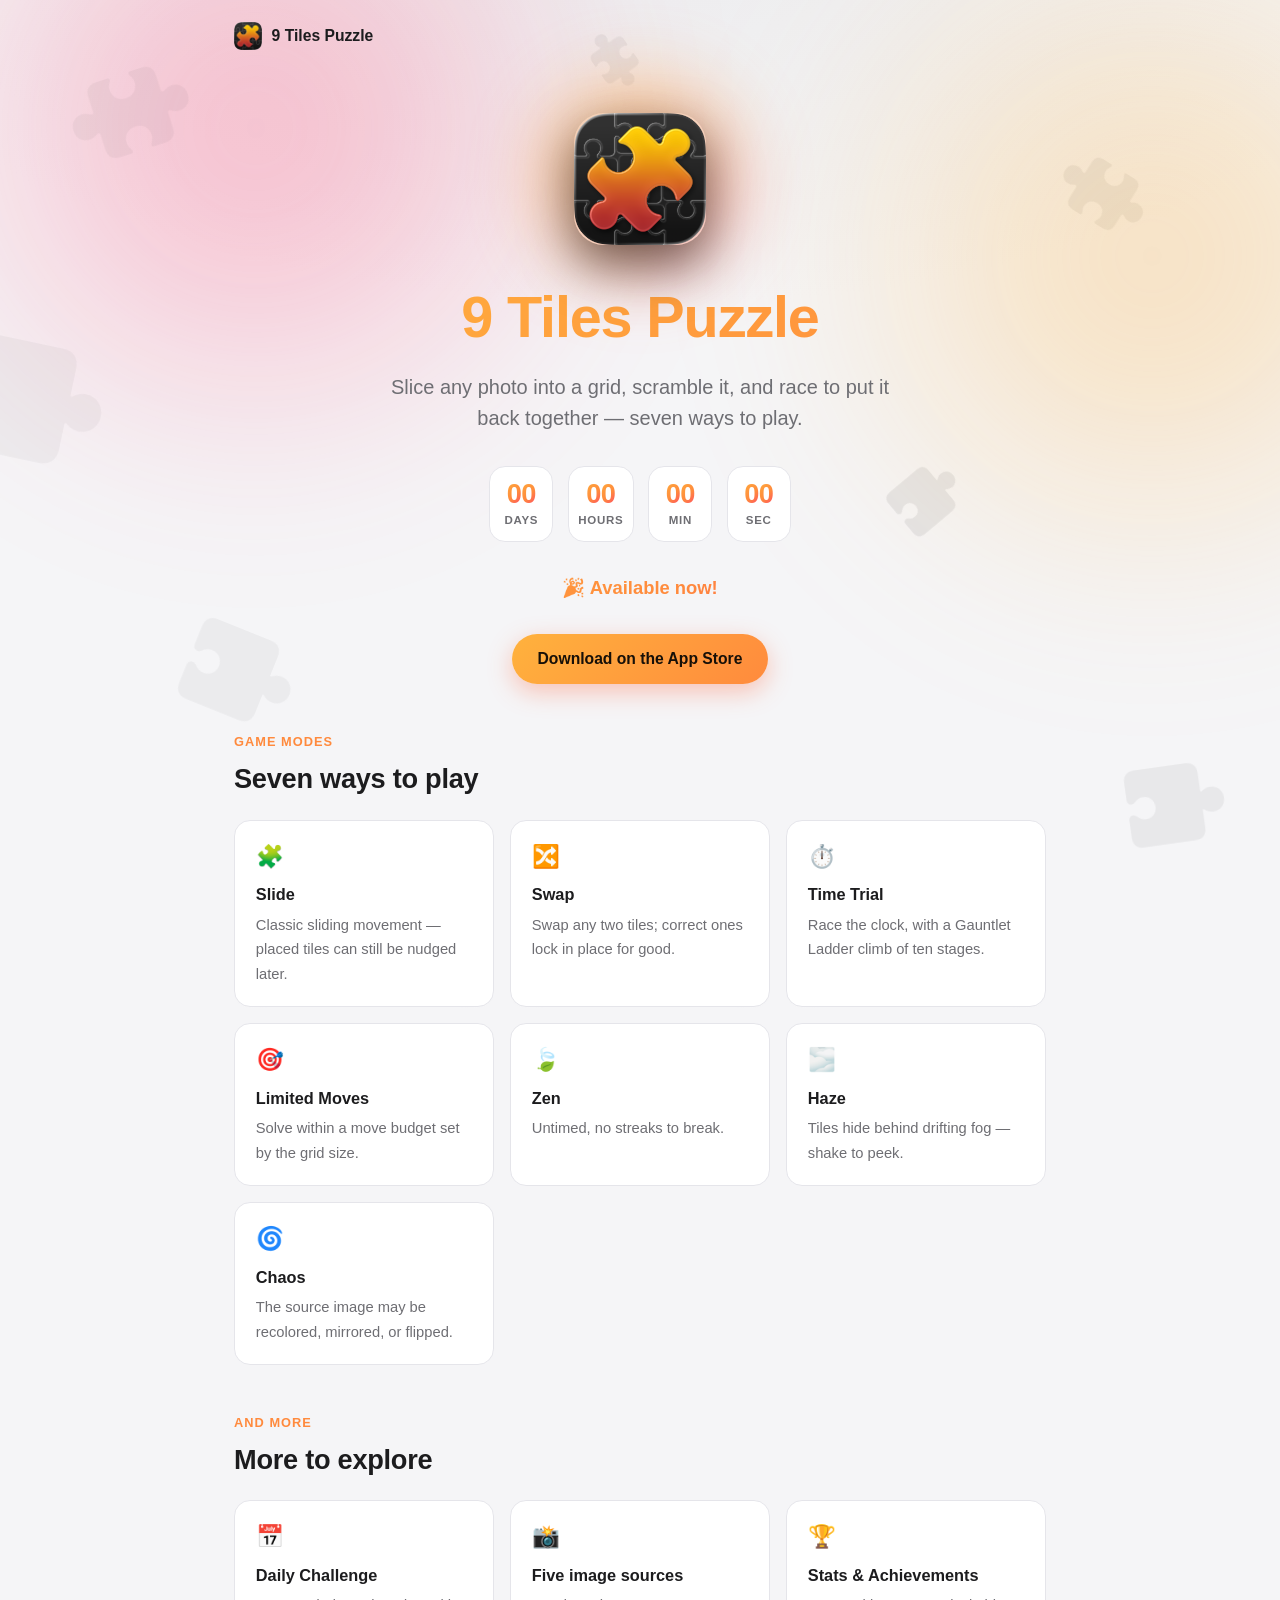
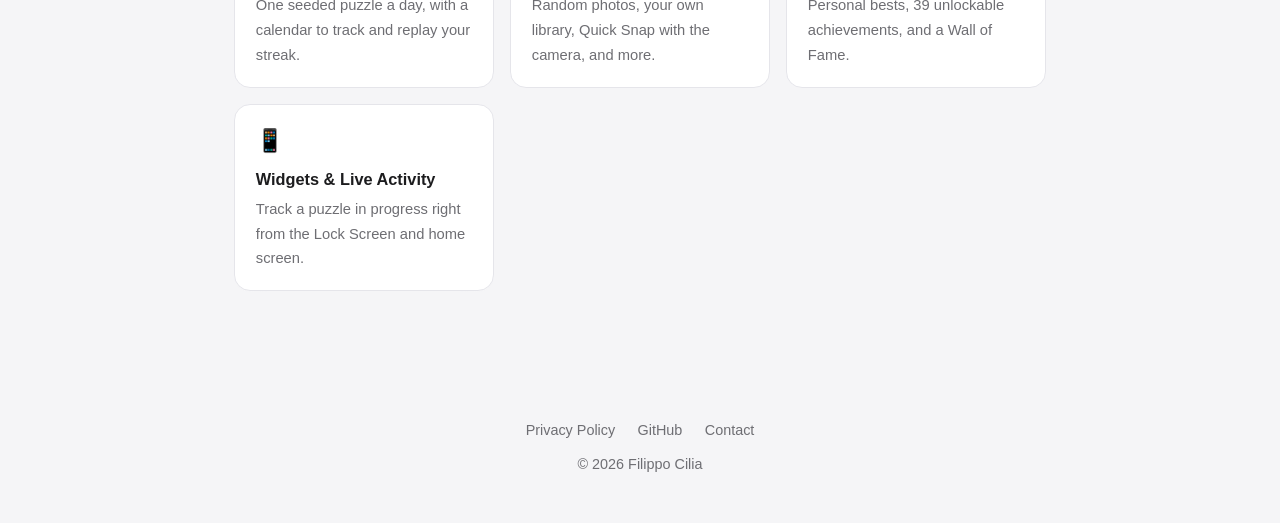
<file: docs/index.html>
<!doctype html>
<html lang="en">
<head>
  <meta charset="utf-8">
  <meta name="viewport" content="width=device-width, initial-scale=1">
  <title>9 Tiles Puzzle</title>
  <meta name="description" content="A sliding-image puzzle for iOS. Fetch a photo, slice it into a grid, scramble the pieces, and put it back together across seven distinct game modes.">
  <link rel="icon" href="assets/favicon.png">
  <link rel="apple-touch-icon" href="assets/apple-touch-icon.png">
  <link rel="stylesheet" href="style.css">
</head>
<body>
  <div class="aurora" aria-hidden="true">
    <div class="piece" style="width:120px; height:120px; top:8%; left:6%; --piece-rotate:-18deg; --piece-opacity:0.05; --piece-duration:19s; --piece-delay:-2s;"></div>
    <div class="piece" style="width:90px; height:90px; top:18%; left:82%; --piece-rotate:32deg; --piece-opacity:0.07; --piece-duration:15s; --piece-delay:-6s;"></div>
    <div class="piece" style="width:150px; height:150px; top:38%; left:-4%; --piece-rotate:12deg; --piece-opacity:0.045; --piece-duration:22s; --piece-delay:-10s; --piece-mask:var(--piece-svg-alt);"></div>
    <div class="piece" style="width:70px; height:70px; top:52%; left:70%; --piece-rotate:-40deg; --piece-opacity:0.08; --piece-duration:13s; --piece-delay:-1s; --piece-mask:var(--piece-svg-alt);"></div>
    <div class="piece" style="width:110px; height:110px; top:70%; left:14%; --piece-rotate:22deg; --piece-opacity:0.05; --piece-duration:18s; --piece-delay:-8s; --piece-mask:var(--piece-svg-alt);"></div>
    <div class="piece" style="width:100px; height:100px; top:85%; left:88%; --piece-rotate:-8deg; --piece-opacity:0.06; --piece-duration:20s; --piece-delay:-4s; --piece-mask:var(--piece-svg-alt);"></div>
    <div class="piece" style="width:60px; height:60px; top:4%; left:45%; --piece-rotate:55deg; --piece-opacity:0.06; --piece-duration:14s; --piece-delay:-9s;"></div>
  </div>

  <nav class="site">
    <div class="wrap">
      <img src="assets/icon.png" alt="">
      <span>9 Tiles Puzzle</span>
    </div>
  </nav>

  <div class="wrap">
    <header class="hero">
      <div class="icon-orb">
        <img src="assets/icon.png" alt="9 Tiles Puzzle app icon">
      </div>
      <h1 class="title">9 Tiles Puzzle</h1>
      <p class="tagline">Slice any photo into a grid, scramble it, and race to put it back together — seven ways to play.</p>
      <div class="countdown" id="countdown" data-release="2026-09-28T00:00:00" aria-label="Time until release">
        <div class="countdown-unit"><span class="countdown-value" id="cd-days"><span class="digit">0</span><span class="digit">0</span></span><span class="countdown-label">Days</span></div>
        <div class="countdown-unit"><span class="countdown-value" id="cd-hours"><span class="digit">0</span><span class="digit">0</span></span><span class="countdown-label">Hours</span></div>
        <div class="countdown-unit"><span class="countdown-value" id="cd-minutes"><span class="digit">0</span><span class="digit">0</span></span><span class="countdown-label">Min</span></div>
        <div class="countdown-unit"><span class="countdown-value" id="cd-seconds"><span class="digit">0</span><span class="digit">0</span></span><span class="countdown-label">Sec</span></div>
      </div>
      <p class="release-live" id="release-live" hidden>🎉 Available now!</p>
      <div class="badge-row" id="badge-pre">
        <a class="btn primary" href="https://apps.apple.com/app/id6776386637">Pre-order on the App Store</a>
        <a class="btn secondary" href="https://testflight.apple.com/join/7FvEWNPR">Test the Beta*</a>
      </div>
      <p class="beta-note" id="beta-note">* Joining the beta and flagging anything wrong with the app will give you access to the whole game for free, forever.</p>
      <div class="badge-row" id="badge-post" hidden>
        <a class="btn primary" href="https://apps.apple.com/app/id6776386637">Download on the App Store</a>
      </div>
    </header>

    <main>
      <section>
        <span class="eyebrow">Game Modes</span>
        <h2>Seven ways to play</h2>
        <ul class="features">
          <li><span class="glyph">🧩</span><strong>Slide</strong><span class="desc">Classic sliding movement — placed tiles can still be nudged later.</span></li>
          <li><span class="glyph">🔀</span><strong>Swap</strong><span class="desc">Swap any two tiles; correct ones lock in place for good.</span></li>
          <li><span class="glyph">⏱️</span><strong>Time Trial</strong><span class="desc">Race the clock, with a Gauntlet Ladder climb of ten stages.</span></li>
          <li><span class="glyph">🎯</span><strong>Limited Moves</strong><span class="desc">Solve within a move budget set by the grid size.</span></li>
          <li><span class="glyph">🍃</span><strong>Zen</strong><span class="desc">Untimed, no streaks to break.</span></li>
          <li><span class="glyph">🌫️</span><strong>Haze</strong><span class="desc">Tiles hide behind drifting fog — shake to peek.</span></li>
          <li><span class="glyph">🌀</span><strong>Chaos</strong><span class="desc">The source image may be recolored, mirrored, or flipped.</span></li>
        </ul>
      </section>

      <section>
        <span class="eyebrow">And more</span>
        <h2>More to explore</h2>
        <ul class="features">
          <li><span class="glyph">📅</span><strong>Daily Challenge</strong><span class="desc">One seeded puzzle a day, with a calendar to track and replay your streak.</span></li>
          <li><span class="glyph">📸</span><strong>Five image sources</strong><span class="desc">Random photos, your own library, Quick Snap with the camera, and more.</span></li>
          <li><span class="glyph">🏆</span><strong>Stats &amp; Achievements</strong><span class="desc">Personal bests, 39 unlockable achievements, and a Wall of Fame.</span></li>
          <li><span class="glyph">📱</span><strong>Widgets &amp; Live Activity</strong><span class="desc">Track a puzzle in progress right from the Lock Screen and home screen.</span></li>
        </ul>
      </section>
    </main>
  </div>

  <footer class="site">
    <div class="wrap">
      <div class="links">
        <a href="privacy-policy.html">Privacy Policy</a>
        <a href="https://github.com/cilippofilia/NineTilesPuzzle">GitHub</a>
        <a href="mailto:cilia.filippo@icloud.com">Contact</a>
      </div>
      <div>© 2026 Filippo Cilia</div>
    </div>
  </footer>

  <script src="app.js"></script>
</body>
</html>
</file>
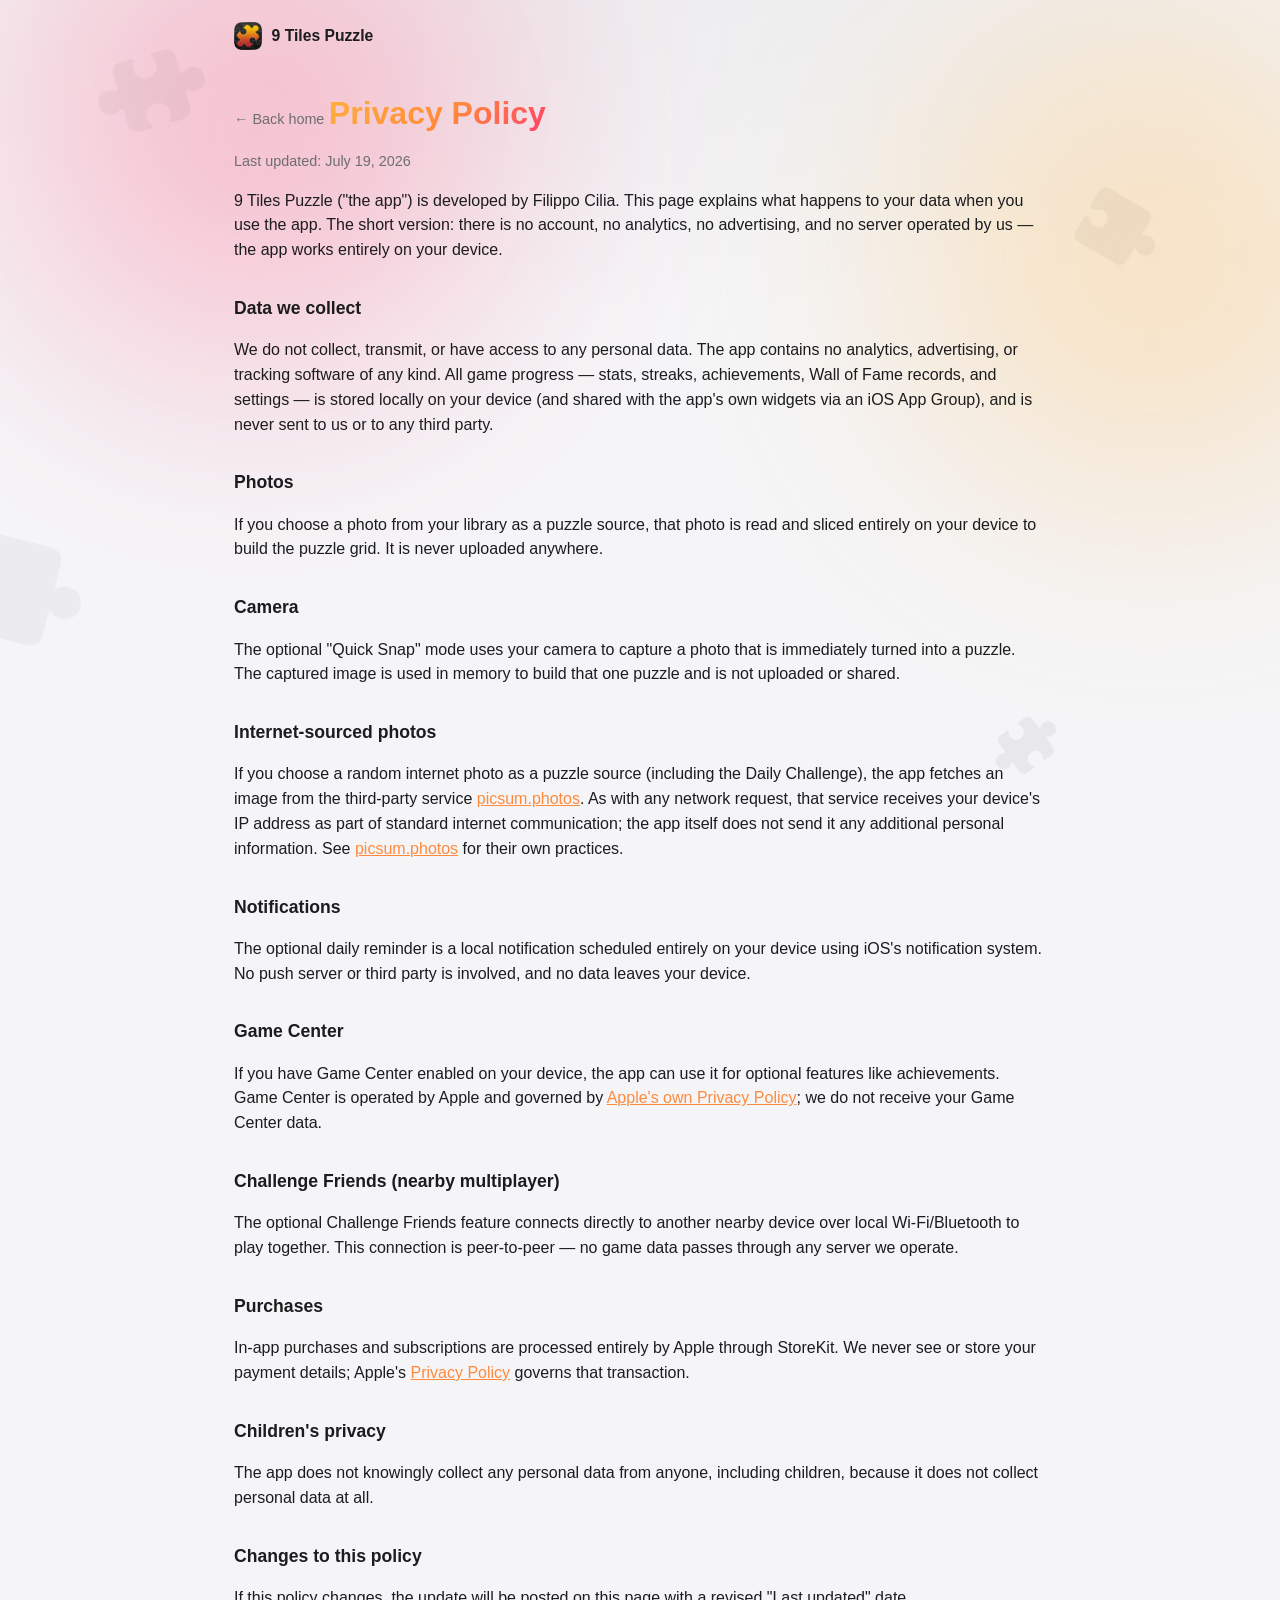
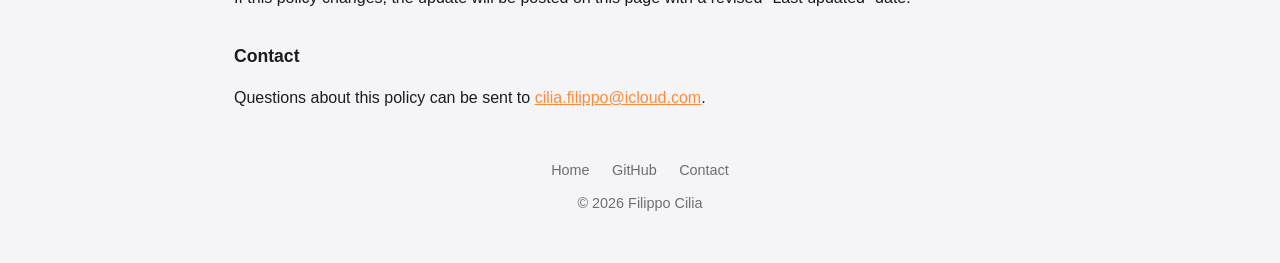
<file: docs/privacy-policy.html>
<!doctype html>
<html lang="en">
<head>
  <meta charset="utf-8">
  <meta name="viewport" content="width=device-width, initial-scale=1">
  <title>Privacy Policy — 9 Tiles Puzzle</title>
  <meta name="description" content="Privacy Policy for the 9 Tiles Puzzle iOS app.">
  <link rel="icon" href="assets/favicon.png">
  <link rel="apple-touch-icon" href="assets/apple-touch-icon.png">
  <link rel="stylesheet" href="style.css">
</head>
<body>
  <div class="aurora" aria-hidden="true">
    <div class="piece" style="width:110px; height:110px; top:6%; left:8%; --piece-rotate:-16deg; --piece-opacity:0.05; --piece-duration:19s; --piece-delay:-2s;"></div>
    <div class="piece" style="width:80px; height:80px; top:22%; left:84%; --piece-rotate:30deg; --piece-opacity:0.06; --piece-duration:16s; --piece-delay:-6s; --piece-mask:var(--piece-svg-alt);"></div>
    <div class="piece" style="width:130px; height:130px; top:60%; left:-4%; --piece-rotate:14deg; --piece-opacity:0.045; --piece-duration:21s; --piece-delay:-9s; --piece-mask:var(--piece-svg-alt);"></div>
    <div class="piece" style="width:70px; height:70px; top:80%; left:78%; --piece-rotate:-36deg; --piece-opacity:0.06; --piece-duration:14s; --piece-delay:-3s;"></div>
  </div>

  <nav class="site">
    <div class="wrap">
      <img src="assets/icon.png" alt="">
      <span>9 Tiles Puzzle</span>
    </div>
  </nav>

  <div class="wrap legal">
    <a class="back-link" href="index.html">← Back home</a>

    <h1>Privacy Policy</h1>
    <p class="updated">Last updated: July 19, 2026</p>

    <p>9 Tiles Puzzle ("the app") is developed by Filippo Cilia. This page explains what
    happens to your data when you use the app. The short version: there is no account,
    no analytics, no advertising, and no server operated by us — the app works entirely
    on your device.</p>

    <h2>Data we collect</h2>
    <p>We do not collect, transmit, or have access to any personal data. The app contains
    no analytics, advertising, or tracking software of any kind. All game progress —
    stats, streaks, achievements, Wall of Fame records, and settings — is stored locally
    on your device (and shared with the app's own widgets via an iOS App Group), and is
    never sent to us or to any third party.</p>

    <h2>Photos</h2>
    <p>If you choose a photo from your library as a puzzle source, that photo is read and
    sliced entirely on your device to build the puzzle grid. It is never uploaded anywhere.</p>

    <h2>Camera</h2>
    <p>The optional "Quick Snap" mode uses your camera to capture a photo that is
    immediately turned into a puzzle. The captured image is used in memory to build that
    one puzzle and is not uploaded or shared.</p>

    <h2>Internet-sourced photos</h2>
    <p>If you choose a random internet photo as a puzzle source (including the Daily
    Challenge), the app fetches an image from the third-party service
    <a href="https://picsum.photos">picsum.photos</a>. As with any network request, that
    service receives your device's IP address as part of standard internet
    communication; the app itself does not send it any additional personal information.
    See <a href="https://picsum.photos/">picsum.photos</a> for their own practices.</p>

    <h2>Notifications</h2>
    <p>The optional daily reminder is a local notification scheduled entirely on your
    device using iOS's notification system. No push server or third party is involved,
    and no data leaves your device.</p>

    <h2>Game Center</h2>
    <p>If you have Game Center enabled on your device, the app can use it for optional
    features like achievements. Game Center is operated by Apple and governed by
    <a href="https://www.apple.com/legal/privacy/">Apple's own Privacy Policy</a>; we do
    not receive your Game Center data.</p>

    <h2>Challenge Friends (nearby multiplayer)</h2>
    <p>The optional Challenge Friends feature connects directly to another nearby device
    over local Wi-Fi/Bluetooth to play together. This connection is peer-to-peer — no
    game data passes through any server we operate.</p>

    <h2>Purchases</h2>
    <p>In-app purchases and subscriptions are processed entirely by Apple through
    StoreKit. We never see or store your payment details; Apple's
    <a href="https://www.apple.com/legal/privacy/">Privacy Policy</a> governs that
    transaction.</p>

    <h2>Children's privacy</h2>
    <p>The app does not knowingly collect any personal data from anyone, including
    children, because it does not collect personal data at all.</p>

    <h2>Changes to this policy</h2>
    <p>If this policy changes, the update will be posted on this page with a revised
    "Last updated" date.</p>

    <h2>Contact</h2>
    <p>Questions about this policy can be sent to
    <a href="mailto:cilia.filippo@icloud.com">cilia.filippo@icloud.com</a>.</p>
  </div>
  <footer class="site">
    <div class="wrap">
      <div class="links">
        <a href="index.html">Home</a>
        <a href="https://github.com/cilippofilia/NineTilesPuzzle">GitHub</a>
        <a href="mailto:cilia.filippo@icloud.com">Contact</a>
      </div>
      <div>© 2026 Filippo Cilia</div>
    </div>
  </footer>
</body>
</html>
</file>
<file: docs/style.css>
:root {
  color-scheme: light dark;
  --bg: #f5f5f7;
  --bg2: #ececee;
  --surface: #ffffff;
  --surface-hover: #f0f0f2;
  --text: #1c1c1e;
  --muted: #6e6e73;
  --accent: #ff8a3d;
  --accent2: #ff3d6e;
  --border: #e5e5ea;
  --yellow: #ffb23d;
  --orange: #ff8a3d;
  --red: #ff3d6e;
  --brand-gradient: linear-gradient(135deg, var(--yellow), var(--orange) 55%, var(--red));
  --radius-lg: 26px;
  --radius-md: 16px;
  --piece-svg: url("data:image/svg+xml,%3Csvg xmlns='http://www.w3.org/2000/svg' viewBox='0 0 545.215 358.74'%3E%3Cpath fill='white' d='M0 179.004C0 217.676 27.2461 238.77 57.8613 238.77C71.1914 238.77 80.8594 235.254 93.457 227.051C103.857 220.605 111.475 224.707 111.475 233.643L111.475 305.713C111.475 339.844 130.371 358.154 164.941 358.154L217.969 358.154C226.904 358.154 231.152 350.537 224.561 340.137C216.357 327.539 212.842 317.871 212.842 304.541C212.842 273.926 234.082 246.68 272.607 246.68C311.279 246.68 332.52 273.926 332.52 304.541C332.52 317.871 328.857 327.539 320.654 340.137C314.209 350.537 318.311 358.154 327.246 358.154L380.273 358.154C414.99 358.154 433.74 339.844 433.74 305.713L433.74 233.643C433.74 224.707 441.357 220.605 451.758 227.051C464.502 235.254 474.023 238.77 487.354 238.77C517.969 238.77 545.215 217.676 545.215 179.004C545.215 140.479 517.969 119.238 487.354 119.238C474.023 119.238 464.502 122.754 451.758 130.957C441.357 137.549 433.74 133.301 433.74 124.365L433.74 52.4414C433.74 18.457 414.99 0 380.273 0L327.246 0C318.311 0 314.209 7.61719 320.654 18.0176C328.857 30.7617 332.52 40.4297 332.52 53.6133C332.52 84.2285 311.279 111.475 272.607 111.475C234.082 111.475 212.842 84.2285 212.842 53.6133C212.842 40.4297 216.357 30.7617 224.561 18.0176C231.152 7.61719 226.904 0 217.969 0L164.941 0C130.371 0 111.475 18.457 111.475 52.4414L111.475 124.365C111.475 133.301 103.857 137.549 93.457 130.957C80.8594 122.754 71.1914 119.238 57.8613 119.238C27.2461 119.238 0 140.479 0 179.004Z'/%3E%3C/svg%3E");
  --piece-svg-alt: url("data:image/svg+xml,%3Csvg xmlns='http://www.w3.org/2000/svg' viewBox='0 0 463.77 361.67'%3E%3Cpath fill='white' d='M14.3555 307.91C14.3555 342.188 32.959 360.938 67.2363 360.938L304.834 360.938C339.404 360.938 358.301 342.48 358.301 308.496L358.301 227.637C358.301 223.535 361.523 221.484 365.625 224.707C376.025 232.471 388.33 240.088 406.494 240.088C439.16 240.088 463.77 215.039 463.77 181.787C463.77 148.389 439.16 123.486 406.494 123.486C388.33 123.486 376.025 130.957 365.625 138.867C361.523 141.943 358.301 139.893 358.301 135.791L358.301 52.4414C358.301 18.457 339.404 0 304.834 0L67.2363 0C32.959 0 14.3555 18.75 14.3555 53.0273L14.3555 135.645C14.3555 147.51 23.1445 155.42 33.9844 155.42C39.6973 155.42 45.8496 152.93 51.5625 147.656C60.9375 139.014 71.9238 129.199 92.7246 129.199C121.436 129.199 143.262 151.465 143.262 180.762C143.262 210.059 121.436 232.178 92.7246 232.178C71.9238 232.178 60.9375 222.363 51.5625 213.721C45.8496 208.447 39.6973 205.957 33.9844 205.957C23.1445 205.957 14.3555 213.867 14.3555 225.732Z'/%3E%3C/svg%3E");
}

/* Dark theme variables */
@media (prefers-color-scheme: dark) {
  :root {
    color-scheme: dark;
    --bg: #06060a;
    --bg2: #0c0b12;
    --surface: rgba(255, 255, 255, 0.045);
    --surface-hover: rgba(255, 255, 255, 0.08);
    --border: rgba(255, 255, 255, 0.09);
    --text: #f5f5f7;
    --muted: #9a98a5;
    --yellow: #ffd23d;
    --orange: #ff8a3d;
    --red: #ff3d5e;
  }
}

* {
  box-sizing: border-box;
}

html {
  -webkit-text-size-adjust: 100%;
  scroll-behavior: smooth;
}

@media (prefers-reduced-motion: reduce) {
  html {
    scroll-behavior: auto;
  }
}

body {
  margin: 0;
  background: var(--bg);
  color: var(--text);
  font-family: -apple-system, BlinkMacSystemFont, "SF Pro Text", "Segoe UI", Roboto, sans-serif;
  line-height: 1.55;
  overflow-x: hidden;
}

/* ---------- Ambient background ---------- */

.aurora {
  position: fixed;
  inset: 0;
  z-index: -1;
  overflow: hidden;
  background: radial-gradient(ellipse 120% 80% at 50% -10%, var(--bg2), var(--bg) 55%);
}

.aurora::before,
.aurora::after {
  content: "";
  position: absolute;
  width: 60vmax;
  height: 60vmax;
  border-radius: 50%;
  filter: blur(90px);
  opacity: 0.35;
  will-change: transform;
}

.aurora::before {
  top: -20vmax;
  left: -10vmax;
  background: radial-gradient(circle, var(--red), transparent 70%);
  animation: drift1 26s ease-in-out infinite alternate;
}

.aurora::after {
  top: -10vmax;
  right: -20vmax;
  background: radial-gradient(circle, var(--yellow), transparent 70%);
  animation: drift2 22s ease-in-out infinite alternate;
}

@keyframes drift1 {
  to {
    transform: translate(8vmax, 10vmax) scale(1.15);
  }
}

@keyframes drift2 {
  to {
    transform: translate(-10vmax, 8vmax) scale(1.1);
  }
}

@media (prefers-reduced-motion: reduce) {
  .aurora::before,
  .aurora::after {
    animation: none;
  }
}

/* ---------- Floating puzzle pieces ---------- */

.piece {
  position: absolute;
  background: var(--text);
  opacity: var(--piece-opacity, 0.06);
  -webkit-mask-image: var(--piece-mask, var(--piece-svg));
  mask-image: var(--piece-mask, var(--piece-svg));
  -webkit-mask-size: contain;
  mask-size: contain;
  -webkit-mask-repeat: no-repeat;
  mask-repeat: no-repeat;
  transform: rotate(var(--piece-rotate, 0deg));
  animation: pieceFloat var(--piece-duration, 16s) ease-in-out infinite alternate;
  animation-delay: var(--piece-delay, 0s);
  will-change: transform;
}

@keyframes pieceFloat {
  0% {
    transform: rotate(var(--piece-rotate, 0deg)) translateY(0);
  }
  100% {
    transform: rotate(var(--piece-rotate, 0deg)) translateY(-22px);
  }
}

@media (prefers-reduced-motion: reduce) {
  .piece {
    animation: none;
  }
}

/* ---------- Layout ---------- */

.wrap {
  max-width: 860px;
  margin: 0 auto;
  padding: 0 1.5rem;
}

nav.site {
  padding: 1.4rem 0;
}

nav.site .wrap {
  max-width: 860px;
  display: flex;
  align-items: center;
  gap: 0.6rem;
}

nav.site img {
  width: 28px;
  height: 28px;
  border-radius: 7px;
}

nav.site span {
  font-weight: 700;
  font-size: 0.98rem;
}

header.hero {
  padding: 2.5rem 0 3rem;
  text-align: center;
}

.icon-orb {
  position: relative;
  width: 132px;
  height: 132px;
  margin: 0 auto 1.75rem;
}

.icon-orb::before {
  content: "";
  position: absolute;
  inset: -30px;
  background: var(--brand-gradient);
  filter: blur(38px);
  opacity: 0.55;
  border-radius: 50%;
  z-index: -1;
}

.icon-orb img {
  width: 100%;
  height: 100%;
  border-radius: 30px;
  box-shadow: 0 20px 50px rgba(0, 0, 0, 0.55), 0 0 0 1px rgba(255, 255, 255, 0.08) inset;
  animation: float 6s ease-in-out infinite;
}

@keyframes float {
  0%, 100% { transform: translateY(0); }
  50% { transform: translateY(-10px); }
}

@media (prefers-reduced-motion: reduce) {
  .icon-orb img {
    animation: none;
  }
}

h1.title {
  font-size: clamp(2.4rem, 7vw, 3.6rem);
  font-weight: 800;
  letter-spacing: -0.02em;
  margin: 0 0 0.6rem;
  background: var(--brand-gradient);
  background-size: 200% auto;
  -webkit-background-clip: text;
  background-clip: text;
  color: transparent;
  animation: sheen 7s ease-in-out infinite;
}

@keyframes sheen {
  0%, 100% { background-position: 0% center; }
  50% { background-position: 100% center; }
}

.tagline {
  color: var(--muted);
  font-size: clamp(1.05rem, 2.4vw, 1.25rem);
  max-width: 34rem;
  margin: 0 auto 2rem;
}

.countdown {
  display: flex;
  justify-content: center;
  gap: 0.9rem;
  margin: 0 0 2rem;
  flex-wrap: wrap;
}

.countdown-unit {
  display: flex;
  flex-direction: column;
  align-items: center;
  gap: 0.15rem;
  min-width: 64px;
  padding: 0.7rem 0.6rem;
  background: var(--surface);
  border: 1px solid var(--border);
  border-radius: var(--radius-md);
  backdrop-filter: blur(14px);
}

.countdown-value {
  display: inline-flex;
  overflow: hidden;
  line-height: 1.15;
  font-size: clamp(1.3rem, 3.4vw, 1.7rem);
  font-weight: 800;
  letter-spacing: -0.02em;
  font-variant-numeric: tabular-nums;
}

.countdown-value .digit {
  display: inline-block;
  background: var(--brand-gradient);
  -webkit-background-clip: text;
  background-clip: text;
  color: transparent;
}

.countdown-value .digit.tick {
  animation: countdownTick 0.5s cubic-bezier(0.34, 1.56, 0.64, 1);
}

@keyframes countdownTick {
  0% {
    transform: translateY(100%);
  }
  100% {
    transform: translateY(0);
  }
}

@media (prefers-reduced-motion: reduce) {
  .countdown-value .digit.tick {
    animation: none;
  }
}

.countdown-label {
  color: var(--muted);
  font-size: 0.72rem;
  font-weight: 600;
  letter-spacing: 0.06em;
  text-transform: uppercase;
}

.release-live {
  font-size: 1.15rem;
  font-weight: 700;
  margin: 0 0 2rem;
  background: var(--brand-gradient);
  -webkit-background-clip: text;
  background-clip: text;
  color: transparent;
}

.badge-row[hidden] {
  display: none;
}

.badge-row {
  display: flex;
  justify-content: center;
  gap: 0.85rem;
  flex-wrap: wrap;
}

.beta-note {
  color: var(--muted);
  font-size: 0.85rem;
  margin: 0.9rem 0 0;
}

.btn {
  display: inline-flex;
  align-items: center;
  gap: 0.4rem;
  padding: 0.8rem 1.6rem;
  border-radius: 999px;
  text-decoration: none;
  font-weight: 600;
  font-size: 0.98rem;
  transition: transform 0.2s ease, box-shadow 0.2s ease, opacity 0.2s ease;
}

.btn:active {
  transform: scale(0.97);
}

.btn.primary {
  background: var(--brand-gradient);
  background-size: 200% auto;
  color: #171008;
  box-shadow: 0 8px 24px rgba(255, 100, 60, 0.35);
}

.btn.primary:hover {
  background-position: right center;
  box-shadow: 0 10px 30px rgba(255, 100, 60, 0.5);
  transform: translateY(-2px);
}

.btn:hover {
  opacity: 0.85;
}

.btn.secondary {
  background: var(--surface);
  color: var(--text);
  border: 1px solid var(--border);
  backdrop-filter: blur(12px);
}

.btn.secondary:hover {
  background: var(--surface-hover);
  transform: translateY(-2px);
}

/* ---------- Sections ---------- */
main {
  padding-bottom: 3rem;
}

section {
  margin-bottom: 3rem;
  opacity: 0;
  transform: translateY(18px);
  transition: opacity 0.6s ease, transform 0.6s ease;
}

section.in-view {
  opacity: 1;
  transform: none;
}

@media (prefers-reduced-motion: reduce) {
  section {
    opacity: 1;
    transform: none;
  }
}

section .eyebrow {
  display: block;
  color: var(--orange);
  font-weight: 700;
  font-size: 0.8rem;
  letter-spacing: 0.08em;
  text-transform: uppercase;
  margin-bottom: 0.4rem;
}

section h2 {
  font-size: clamp(1.4rem, 3vw, 1.7rem);
  margin: 0 0 1.2rem;
  letter-spacing: -0.01em;
}

.features {
  display: grid;
  grid-template-columns: repeat(auto-fit, minmax(210px, 1fr));
  gap: 1rem;
  list-style: none;
  padding: 0;
  margin: 0;
}

.features li {
  position: relative;
  background: var(--surface);
  border: 1px solid var(--border);
  border-radius: var(--radius-md);
  padding: 1.2rem 1.3rem;
  backdrop-filter: blur(14px);
  transition: transform 0.25s ease, border-color 0.25s ease, background 0.25s ease;
  overflow: hidden;
}

.features li::before {
  content: "";
  position: absolute;
  inset: 0;
  background: var(--card-glow, var(--brand-gradient));
  opacity: 0;
  transition: opacity 0.25s ease;
}

.features li:hover {
  border-color: rgba(255, 255, 255, 0.22);
  background: var(--surface-hover);
}

.features li:hover::before {
  opacity: 0.08;
}

.features li .glyph {
  font-size: 1.4rem;
  display: block;
  margin-bottom: 0.5rem;
}

.features li strong {
  display: block;
  margin-bottom: 0.3rem;
  font-size: 1.02rem;
  position: relative;
}

.features li span.desc {
  color: var(--muted);
  font-size: 0.92rem;
  position: relative;
}

/* ---------- Footer ---------- */

footer.site {
  padding: 2rem 0 3rem;
  text-align: center;
  color: var(--muted);
  font-size: 0.9rem;
}

footer.site a {
  color: var(--muted);
  text-decoration: none;
}

footer.site a:hover {
  color: var(--text);
}

footer.site .links {
  margin-bottom: 0.7rem;
  display: flex;
  justify-content: center;
  gap: 1.4rem;
  flex-wrap: wrap;
}

a {
  color: var(--orange);
}

/* ---------- Legal page ---------- */

.legal .wrap {
  max-width: 700px;
}

.legal h1 {
  margin-top: 1rem;
  background: var(--brand-gradient);
  -webkit-background-clip: text;
  background-clip: text;
  color: transparent;
  display: inline-block;
}

.legal h2 {
  font-size: 1.1rem;
  margin-top: 2rem;
}

.legal p, .legal li {
  color: var(--text);
}

.legal .updated {
  color: var(--muted);
  font-size: 0.9rem;
  margin-top: -0.6rem;
}

.back-link {
  display: inline-flex;
  align-items: center;
  gap: 0.3rem;
  margin-bottom: 1.5rem;
  font-size: 0.9rem;
  color: var(--muted);
  text-decoration: none;
}

.back-link:hover {
  color: var(--text);
}
</file>
